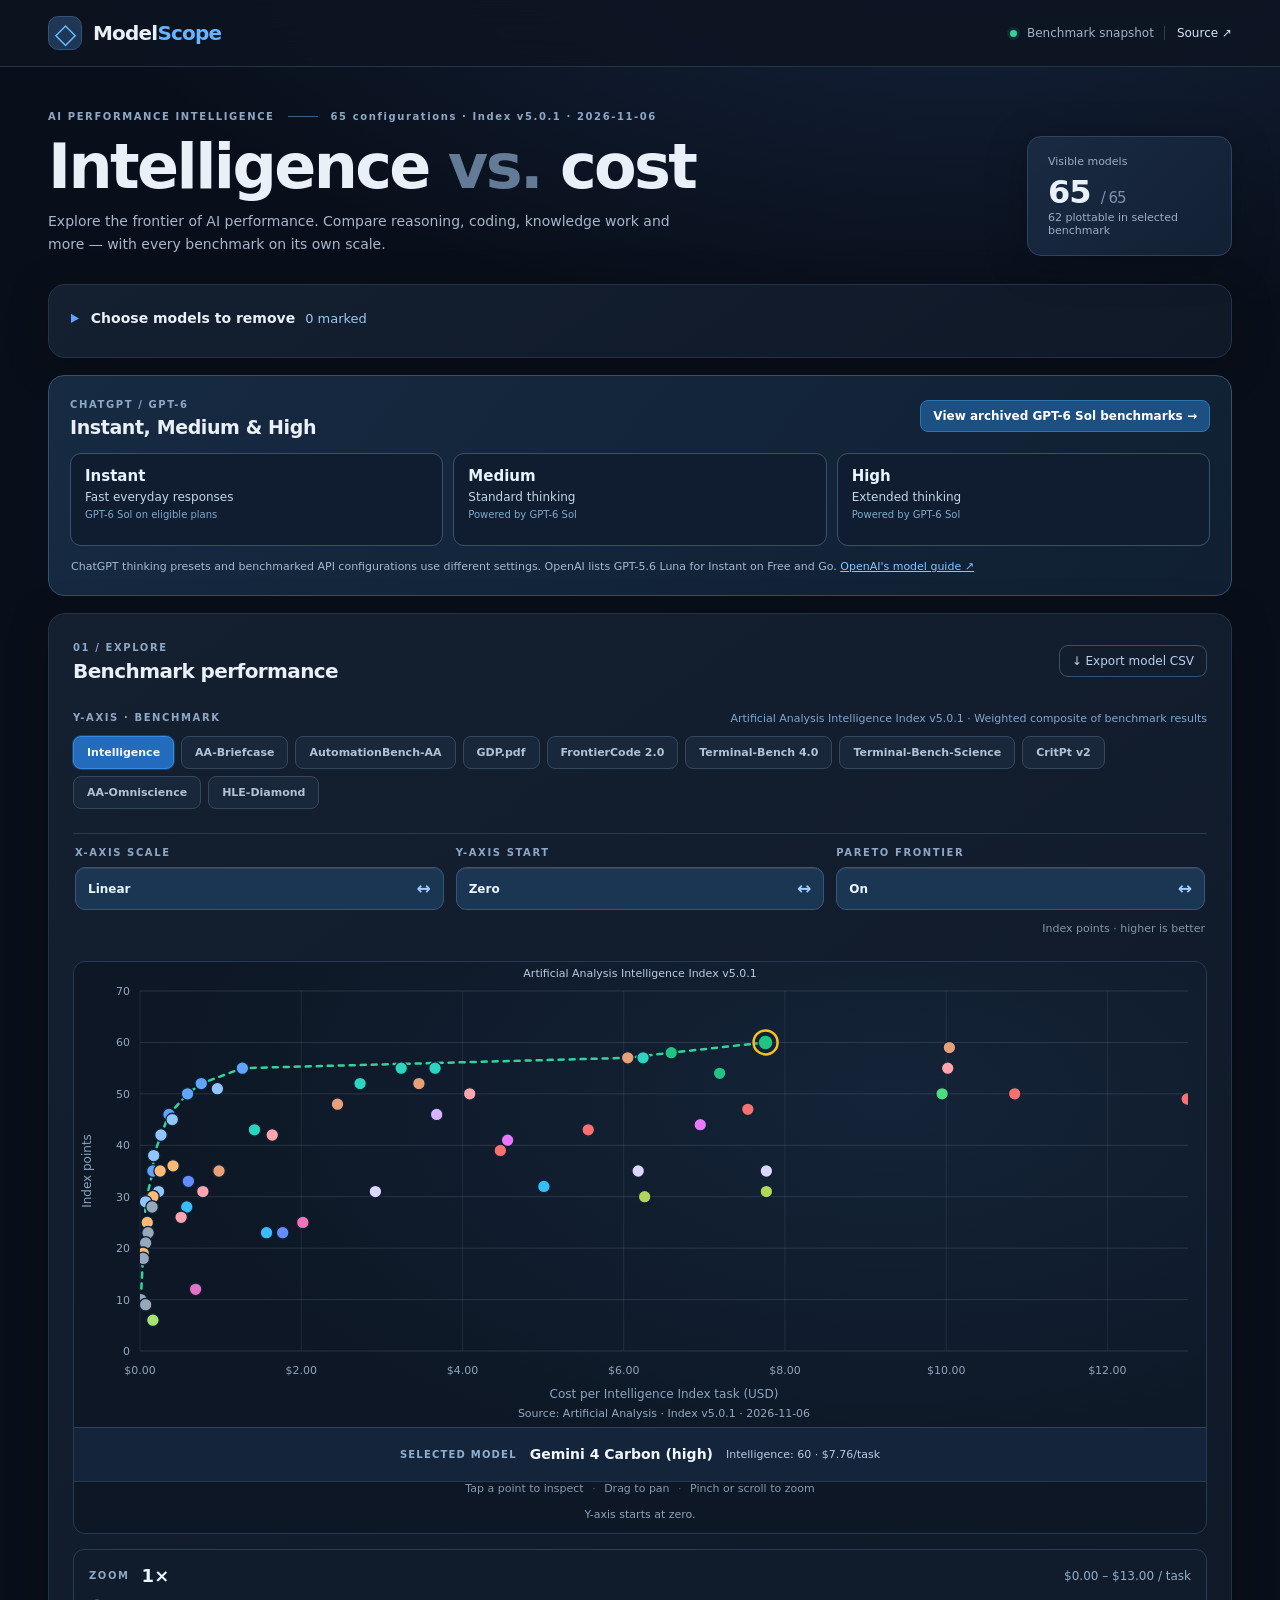
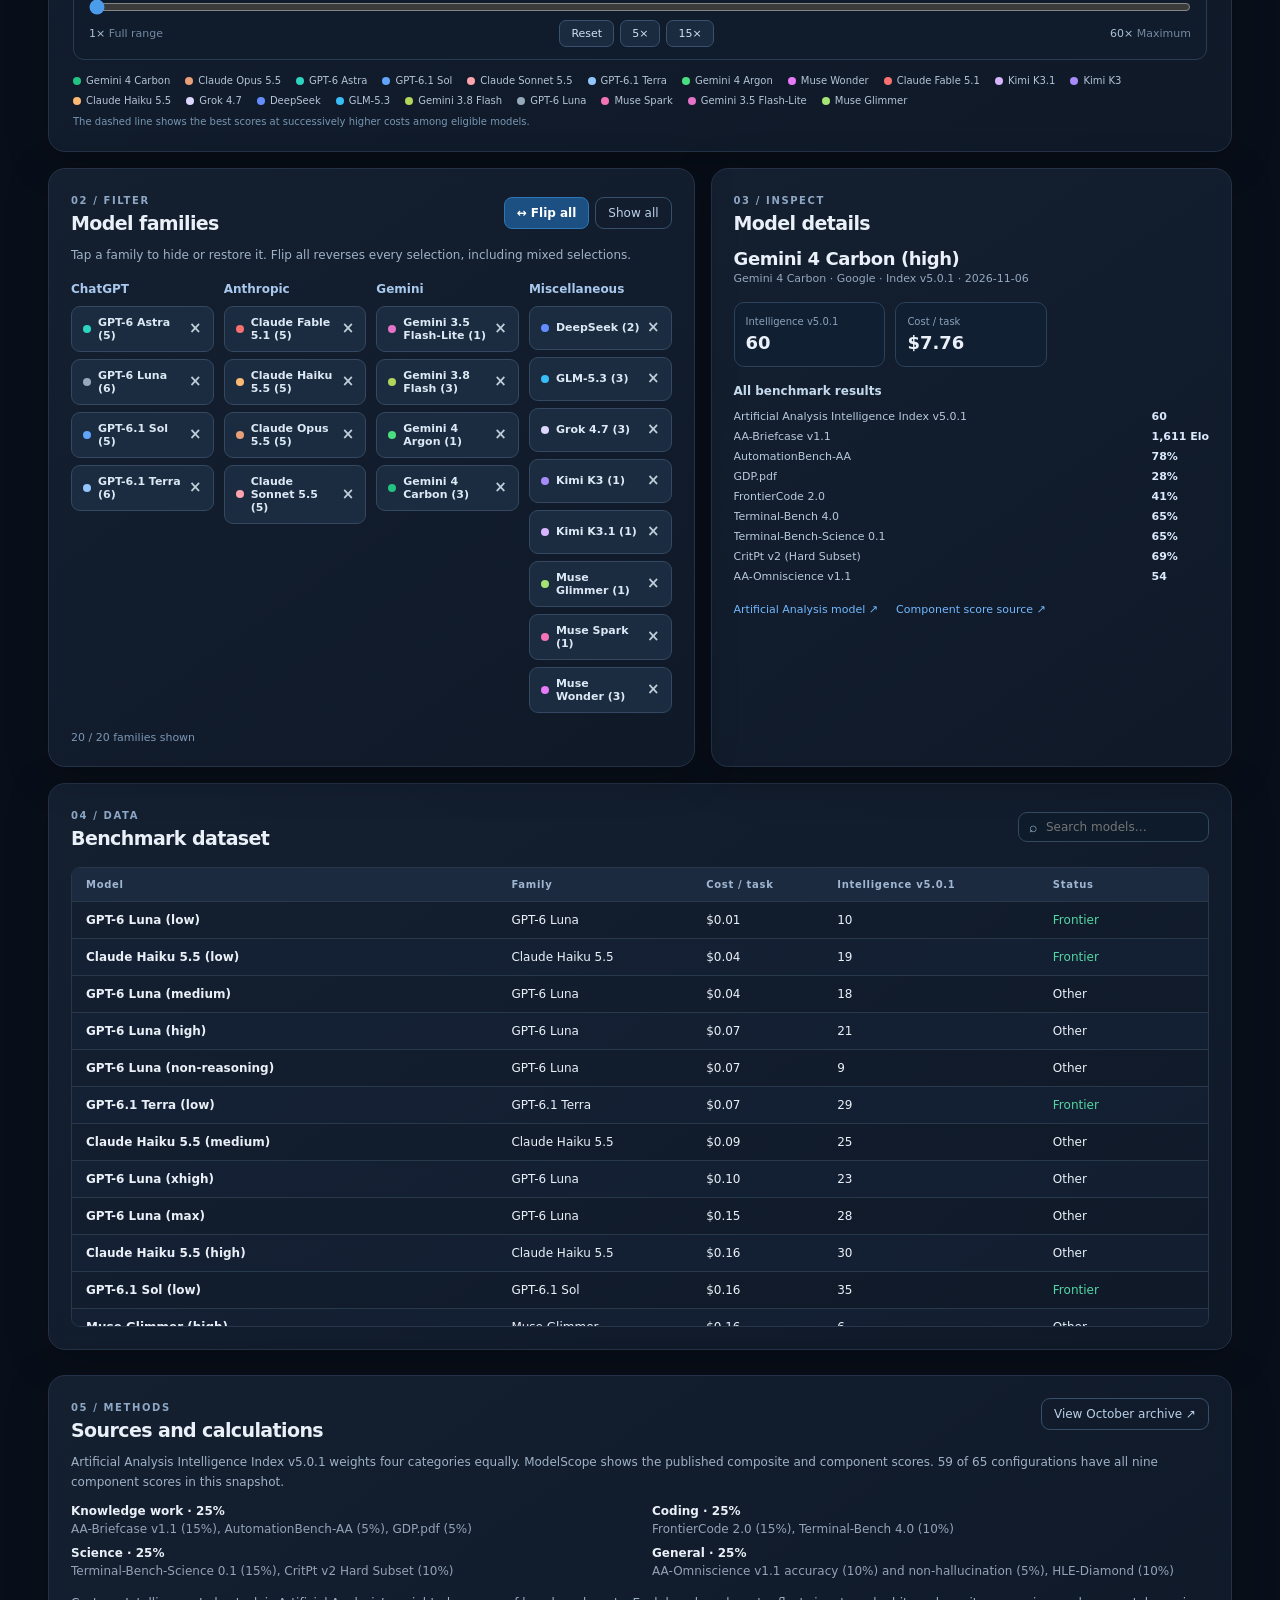
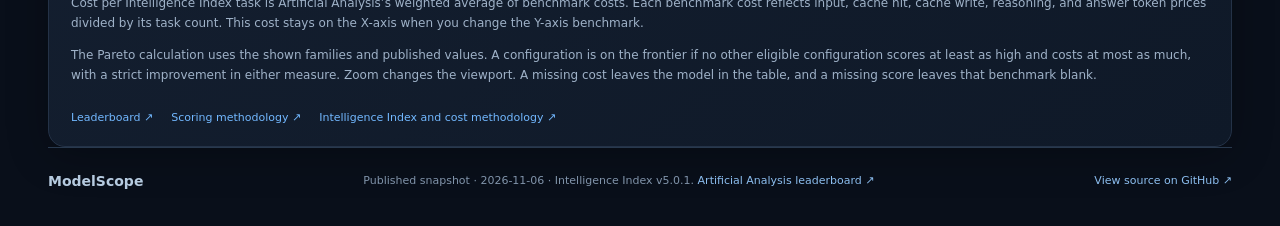
<file: index.html>
<!doctype html>
<html lang="en">
<head>
<meta charset="utf-8">
<meta name="viewport" content="width=device-width,initial-scale=1,viewport-fit=cover">
<meta name="theme-color" content="#0b1220">
<meta name="description" content="Compare current AI models on Artificial Analysis Intelligence Index v5.0.1, its component benchmarks, and cost per task.">
<title>AI Benchmark Explorer — Intelligence vs Cost</title>
<link rel="stylesheet" href="./style.css?v=20261106-columns">
<script defer src="./data.js?v=20261106-curated"></script>
<script defer src="./archive-data.js?v=20261028"></script>
<script defer src="./updates.js?v=20261106"></script>
<script defer src="./app.js?v=20261106-columns"></script>
</head>
<body>
<header class="site-header">
  <div class="shell header-inner">
    <a href="./" class="brand" aria-label="AI Benchmark Explorer home"><span class="brand-icon">◇</span><span>Model<span class="brand-accent">Scope</span></span></a>
    <div class="header-right"><span class="snapshot-dot"></span><span id="suite-status">Benchmark snapshot</span><a class="header-link" href="https://artificialanalysis.ai/leaderboards/models" target="_blank" rel="noopener noreferrer">Source ↗</a></div>
  </div>
</header>
<main class="shell">
  <section class="intro">
    <div class="eyebrow">AI PERFORMANCE INTELLIGENCE <span class="eyebrow-line"></span> <span id="snapshot-heading"></span></div>
    <div class="intro-head">
      <div><h1>Intelligence <span>vs.</span> cost</h1><p>Explore the frontier of AI performance. Compare reasoning, coding, knowledge work and more — with every benchmark on its own scale.</p></div>
      <div class="data-tile"><span>Visible models</span><strong id="visible-count">—</strong><small id="visible-label"></small></div>
    </div>
  </section>
  <details class="panel removal-panel" id="model-removal" hidden>
    <summary><strong>Choose models to remove</strong><span id="removal-count" role="status">0 marked</span></summary>
    <p class="panel-intro">Check the configurations you want removed, then copy the list and paste it into the chat. Your selections are saved in this browser.</p>
    <p class="panel-intro"><span id="removal-origin"></span> Each reasoning effort has its own entry. <a class="detail-link" href="https://artificialanalysis.ai/leaderboards/models" target="_blank" rel="noopener noreferrer">Artificial Analysis leaderboard ↗</a></p>
    <div class="removal-controls">
      <label class="search"><span aria-hidden="true">⌕</span><input id="removal-search" type="search" placeholder="Search models or developers" aria-label="Search models or developers" autocomplete="off"></label>
      <select id="removal-filter" aria-label="Filter models by origin or selection">
        <option value="all">All configurations</option>
        <option value="added">Added since October</option>
        <option value="previous">In the October list</option>
        <option value="marked">Marked for removal</option>
      </select>
    </div>
    <p class="filter-summary removal-results" id="removal-results"></p>
    <div class="removal-list" id="removal-list" role="region" aria-label="Model removal checkboxes" tabindex="0"></div>
    <div class="removal-actions">
      <button class="pill-primary" type="button" id="removal-copy" disabled>Copy removal list</button>
      <button class="subtle-button" type="button" id="removal-clear" disabled>Clear selection</button>
      <span class="filter-summary" id="removal-status" role="status"></span>
    </div>
    <div class="removal-copy-area" id="removal-copy-area" hidden>
      <label for="removal-text">Selected models</label>
      <textarea id="removal-text" rows="4" readonly></textarea>
    </div>
  </details>
  <section class="chatgpt-modes" aria-label="ChatGPT GPT-6 modes">
    <div class="modes-header">
      <div><span class="section-kicker">CHATGPT / GPT-6</span><h2>Instant, Medium &amp; High</h2></div>
      <a href="?suite=v4&amp;focus=sol#benchmark-chart" class="pill-primary">View archived GPT-6 Sol benchmarks →</a>
    </div>
    <div class="mode-grid">
      <div class="mode-card"><strong>Instant</strong><span>Fast everyday responses</span><small>GPT-6 Sol on eligible plans</small></div>
      <div class="mode-card"><strong>Medium</strong><span>Standard thinking</span><small>Powered by GPT-6 Sol</small></div>
      <div class="mode-card"><strong>High</strong><span>Extended thinking</span><small>Powered by GPT-6 Sol</small></div>
    </div>
    <p class="modes-footnote">ChatGPT thinking presets and benchmarked API configurations use different settings. OpenAI lists GPT-5.6 Luna for Instant on Free and Go. <a href="https://help.openai.com/en/articles/20001354-gpt-6-and-other-models-in-chatgpt" target="_blank" rel="noopener noreferrer">OpenAI's model guide ↗</a></p>
  </section>
  <section class="dashboard" id="benchmark-chart" aria-label="Model comparison chart">
    <div class="section-title"><div><span class="section-kicker">01 / EXPLORE</span><h2>Benchmark performance</h2></div><button type="button" id="download-csv" class="subtle-button">↓ Export model CSV</button></div>
    <div class="metrics-header"><span class="control-label">Y-AXIS · BENCHMARK</span><span id="metric-context">Higher is better</span></div>
    <div class="metric-buttons" id="metric-buttons" role="group" aria-label="Select benchmark"></div>
    <div class="chart-toolbar">
      <div class="toolbar-group"><span class="control-label">X-AXIS SCALE</span><button id="cycle-x-scale" type="button" class="cycle-button" aria-label="X-axis scale: linear. Tap to switch to logarithmic." title="Tap to switch between linear and logarithmic scale">Linear <span aria-hidden="true">↔</span></button></div>
      <div class="toolbar-group"><span class="control-label">Y-AXIS START</span><button id="cycle-y-start" type="button" class="cycle-button" aria-label="Y-axis starts at zero. Tap to switch to lowest model." title="Tap to switch Y-axis baseline">Zero <span aria-hidden="true">↔</span></button></div>
      <div class="toolbar-group"><span class="control-label">PARETO FRONTIER</span><button id="cycle-frontier" type="button" class="cycle-button" aria-pressed="true" aria-label="Pareto frontier on. Tap to turn off.">On <span aria-hidden="true">↔</span></button></div>
      <span class="toolbar-unit" id="axis-units">Index score</span>
    </div>
    <div class="plot-wrap">
      <svg id="plot" role="img" aria-label="Interactive scatter chart comparing model cost and intelligence. Tap points for model details, drag to pan, pinch to zoom." viewBox="0 0 800 475"></svg>
      <div class="selected-chart-label" id="selected-chart-label" role="status" aria-live="polite" aria-atomic="true">
        <span class="selected-chart-kicker">SELECTED MODEL</span>
        <strong id="selected-chart-name">Tap a model point to inspect it</strong>
        <span class="selected-chart-stats" id="selected-chart-stats"></span>
      </div>
      <div class="plot-instructions">Tap a point to inspect <span>·</span> Drag to pan <span>·</span> Pinch or scroll to zoom</div>
      <div class="y-axis-note" id="y-axis-note">Y-axis begins at zero where scores are nonnegative.</div>
    </div>
    <div class="zoom-panel">
      <div class="zoom-label"><div><span class="control-label">ZOOM</span><strong id="zoom-display">1×</strong></div><output id="range-display" for="zoom-range"></output></div>
      <input type="range" id="zoom-range" min="1" max="60" value="1" step="1" aria-label="Zoom level">
      <div class="zoom-actions"><span>1× <span class="muted">Full range</span></span><div class="zoom-buttons"><button type="button" data-zoom="1">Reset</button><button type="button" data-zoom="5">5×</button><button type="button" data-zoom="15">15×</button></div><span>60× <span class="muted">Maximum</span></span></div>
    </div>
    <div class="chart-foot"><div class="legend" id="legend"></div><div class="foot-note">The dashed line shows the best scores at successively higher costs among eligible models. <span id="cost-note"></span></div></div>
  </section>
  <section class="lower-grid">
    <div class="panel filters-panel">
      <div class="panel-title"><div><span class="section-kicker">02 / FILTER</span><h2>Model families</h2></div><div class="filter-actions"><button id="flip-all" type="button" class="pill-primary">↔ Flip all</button><button id="show-all" type="button" class="subtle-button">Show all</button></div></div>
      <p class="panel-intro">Tap a family to hide or restore it. Flip all reverses every selection, including mixed selections.</p>
      <div class="family-buttons" id="family-buttons"></div>
      <div class="filter-summary" id="filter-summary"></div>
    </div>
    <div class="panel detail-panel">
      <div class="panel-title"><div><span class="section-kicker">03 / INSPECT</span><h2>Model details</h2></div></div>
      <div id="model-details"><p class="panel-intro">Tap any point in the chart to inspect scores.</p></div>
    </div>
  </section>
  <section class="panel table-panel">
    <div class="panel-title"><div><span class="section-kicker">04 / DATA</span><h2>Benchmark dataset</h2></div><div class="table-tools"><label class="search"><span>⌕</span><input id="search" placeholder="Search models…" aria-label="Search models" autocomplete="off"></label></div></div>
    <div class="table-scroll"><table><thead><tr><th>Model</th><th>Family</th><th>Cost / task</th><th id="score-column">Intelligence</th><th>Status</th></tr></thead><tbody id="data-table"></tbody></table></div>
  </section>
  <section class="panel methodology-panel" aria-label="Benchmark sources and calculations">
    <div class="panel-title"><div><span class="section-kicker">05 / METHODS</span><h2>Sources and calculations</h2></div><a id="switch-suite" class="subtle-button" href="?suite=v4">View October archive ↗</a></div>
    <div id="methodology-current">
      <p class="panel-intro">Artificial Analysis Intelligence Index v5.0.1 weights four categories equally. ModelScope shows the published composite and component scores. <span id="benchmark-coverage"></span></p>
      <ul class="methodology-weights">
        <li><strong>Knowledge work · 25%</strong> AA-Briefcase v1.1 (15%), AutomationBench-AA (5%), GDP.pdf (5%)</li>
        <li><strong>Coding · 25%</strong> FrontierCode 2.0 (15%), Terminal-Bench 4.0 (10%)</li>
        <li><strong>Science · 25%</strong> Terminal-Bench-Science 0.1 (15%), CritPt v2 Hard Subset (10%)</li>
        <li><strong>General · 25%</strong> AA-Omniscience v1.1 accuracy (10%) and non-hallucination (5%), HLE-Diamond (10%)</li>
      </ul>
      <p class="panel-intro">Cost per Intelligence Index task is Artificial Analysis’s weighted average of benchmark costs. Each benchmark cost reflects input, cache hit, cache write, reasoning, and answer token prices divided by its task count. This cost stays on the X-axis when you change the Y-axis benchmark.</p>
      <p class="panel-intro">The Pareto calculation uses the shown families and published values. A configuration is on the frontier if no other eligible configuration scores at least as high and costs at most as much, with a strict improvement in either measure. Zoom changes the viewport. A missing cost leaves the model in the table, and a missing score leaves that benchmark blank.</p>
      <div class="source-links"><a class="detail-link" href="https://artificialanalysis.ai/leaderboards/models" target="_blank" rel="noopener noreferrer">Leaderboard ↗</a><a class="detail-link" href="https://artificialanalysis.ai/methodology/intelligence-benchmarking" target="_blank" rel="noopener noreferrer">Scoring methodology ↗</a><a class="detail-link" href="https://artificialanalysis.ai/evaluations/artificial-analysis-intelligence-index" target="_blank" rel="noopener noreferrer">Intelligence Index and cost methodology ↗</a></div>
    </div>
    <p id="methodology-archive" class="panel-intro" hidden>Historical October 28 figures from the previous Intelligence Index v4.3.2 suite. Scores and task costs are comparable within this snapshot.</p>
  </section>
  <footer class="footer"><strong>ModelScope</strong><span><span id="data-status"></span> <a href="https://artificialanalysis.ai/leaderboards/models" target="_blank" rel="noopener noreferrer">Artificial Analysis leaderboard ↗</a></span><a href="https://github.com/mikesheer001-source/Repository-4" target="_blank" rel="noopener noreferrer">View source on GitHub ↗</a></footer>
</main>
</body>
</html>
</file>
<file: style.css>
:root{color-scheme:dark;--bg:#090f1a;--panel:#111b2b;--panel2:#152134;--border:#243247;--text:#eaf0f8;--muted:#94a3b8;--blue:#60a5fa;--green:#34d399;--shadow:0 8px 40px #0004}*{box-sizing:border-box}html{scroll-behavior:smooth}body{margin:0;background:radial-gradient(ellipse 900px 450px at 75% -120px,#1b3054aa,transparent),var(--bg);font-family:Inter,ui-sans-serif,system-ui,-apple-system,BlinkMacSystemFont,"Segoe UI",sans-serif;color:var(--text);font-size:14px;-webkit-font-smoothing:antialiased}button,input{font:inherit}button{cursor:pointer}button:focus-visible,input:focus-visible,a:focus-visible{outline:2px solid #67b7ff;outline-offset:3px}a{color:inherit}.shell{max-width:1240px;margin:auto;padding:0 28px}.site-header{border-bottom:1px solid #263247;background:#0d1522d9;backdrop-filter:blur(15px)}.header-inner{height:66px;display:flex;align-items:center;justify-content:space-between}.brand{font-size:20px;font-weight:800;letter-spacing:-.8px;text-decoration:none;display:flex;align-items:center;gap:11px}.brand-icon{background:#1f3654;color:#64bcff;width:34px;height:34px;display:grid;place-items:center;border:1px solid #325276;border-radius:10px;font-size:28px}.brand-accent{color:#68b5ff}.header-right{display:flex;align-items:center;gap:10px;color:#a2b3cb;font-size:12px}.snapshot-dot{width:7px;height:7px;border-radius:50%;background:var(--green);box-shadow:0 0 0 3px #34d3991c}.header-link{padding-left:12px;border-left:1px solid #2c3e56;text-decoration:none;color:#d6e5f5}.intro{padding:44px 0 28px}.eyebrow,.section-kicker,.control-label{font-size:10px;letter-spacing:1.6px;font-weight:750;color:#8da7c4}.eyebrow{display:flex;align-items:center;gap:13px}.eyebrow-line{display:inline-block;height:1px;width:30px;background:#42607d}.intro-head{display:flex;gap:25px;justify-content:space-between;align-items:end}.intro h1{font-size:clamp(36px,5.2vw,62px);font-weight:820;letter-spacing:-2.6px;margin:12px 0 10px;line-height:1.06}.intro h1 span{color:#637b97}.intro p{font-size:14px;color:#a7b6cb;line-height:1.65;max-width:650px;margin:0}.data-tile{flex:0 0 205px;padding:18px 20px;border:1px solid #2e435d;background:linear-gradient(135deg,#192a41,#122034);border-radius:14px;box-shadow:var(--shadow)}.data-tile>span,.data-tile small{font-size:11px;color:#9cadc3;display:block}.data-tile strong{font-size:32px;letter-spacing:-1px;display:block;margin:8px 0 3px;line-height:1}.data-tile em{font-size:15px;color:#7c91a9;font-style:normal;font-weight:500}.dashboard,.panel{background:linear-gradient(145deg,#141f30,#0f1928);border:1px solid var(--border);border-radius:17px;box-shadow:var(--shadow)}.dashboard{padding:24px}.section-title,.panel-title{display:flex;align-items:center;justify-content:space-between;gap:12px}.section-title h2,.panel-title h2{font-size:20px;letter-spacing:-.6px;margin:5px 0 0}.subtle-button{background:transparent;border:1px solid #36506b;color:#bad1e9;border-radius:9px;padding:8px 12px;font-size:12px;white-space:nowrap}.subtle-button:hover,.zoom-buttons button:hover{background:#20354f}.metrics-header{display:flex;justify-content:space-between;margin-top:29px;margin-bottom:11px;gap:10px}.metrics-header>span:last-child{font-size:11px;color:#7fa6ce}.metric-buttons{display:flex;flex-wrap:wrap;gap:7px}.metric-button{border:1px solid #35475d;border-radius:8px;padding:9px 13px;color:#afc2d7;background:#19273a;font-size:11px;font-weight:700;transition:background .1s,transform .1s}.metric-button:hover{background:#273c56}.metric-button.active{color:#f3f9ff;background:#236bbd;border-color:#328de2;box-shadow:0 0 0 1px #3d88d855}.chart-toolbar{margin:24px 0 11px;padding:13px 2px;border-top:1px solid #29394e;display:flex;align-items:center;justify-content:space-between;gap:16px;flex-wrap:wrap}.toolbar-group{display:flex;align-items:center;gap:13px}.segmented{display:flex;padding:3px;background:#0c1726;border:1px solid #304158;border-radius:10px}.segmented button{padding:7px 12px;border:0;background:transparent;color:#9bb0c6;border-radius:7px;font-size:12px}.segmented button.active{background:#294362;color:#eaf5ff}.toggle-label{display:flex;align-items:center;gap:9px;font-size:12px;color:#b7c9dd;cursor:pointer}.toggle-label input{position:absolute;opacity:0}.toggle-track{display:inline-block;width:33px;height:19px;border-radius:20px;background:#405167;position:relative;transition:background .2s}.toggle-track:after{content:"";width:13px;height:13px;border-radius:50%;background:#dfe9f4;position:absolute;top:3px;left:3px;transition:transform .2s}.toggle-label input:checked+.toggle-track{background:#047857}.toggle-label input:checked+.toggle-track:after{transform:translateX(14px)}.toggle-label input:focus-visible+.toggle-track{outline:2px solid #67b7ff;outline-offset:3px}.toolbar-unit{color:#8496ad;font-size:11px}.plot-wrap{border:1px solid #283a53;border-radius:12px;background:radial-gradient(ellipse at 72% 24%,#172940b0,transparent 65%),#0d1725;overflow:hidden}.plot-wrap svg{display:block;width:100%;height:465px;touch-action:none;user-select:none;cursor:grab}.plot-wrap svg:active{cursor:grabbing}.plot-instructions{text-align:center;font-size:11px;padding:0 6px 13px;color:#849ab2}.plot-instructions span{margin:0 5px;color:#4b637e}.zoom-panel{margin-top:15px;padding:15px 15px 12px;border:1px solid #293c53;border-radius:11px;background:#101c2b}.zoom-label{display:flex;align-items:center;justify-content:space-between;gap:12px}.zoom-label>div{display:flex;gap:12px;align-items:center}.zoom-label strong{color:#ecf6ff;font-size:18px;font-variant-numeric:tabular-nums}.zoom-label output{color:#91afc9;font-size:12px;font-variant-numeric:tabular-nums}input[type=range]{width:100%;accent-color:#4b9dec;cursor:pointer;margin:13px 0 5px}.zoom-actions{display:flex;align-items:center;justify-content:space-between;gap:8px;font-size:11px;color:#acc2d7}.muted{color:#7389a4}.zoom-buttons{display:flex;gap:6px}.zoom-buttons button{border:1px solid #38516e;background:#1a2b40;color:#cfe0f0;font-size:11px;border-radius:7px;padding:6px 11px}.chart-foot{display:flex;justify-content:space-between;align-items:center;gap:10px;margin-top:15px;flex-wrap:wrap}.legend{display:flex;gap:9px 15px;flex-wrap:wrap}.legend span{display:inline-flex;align-items:center;gap:5px;color:#b5c5d6;font-size:10px}.legend i{height:8px;width:8px;border-radius:50%;display:inline-block}.foot-note{font-size:10px;color:#7796b2}.lower-grid{display:grid;grid-template-columns:1.24fr 1fr;gap:16px;margin-top:16px}.panel{padding:22px}.panel-title h2{font-size:19px}.panel-intro{font-size:12px;color:#9fb2c8;line-height:1.65}.filter-actions{display:flex;gap:6px;flex-wrap:wrap}.pill-primary{background:#1d5082;border:1px solid #2d76b4;border-radius:8px;color:white;padding:8px 12px;font-size:12px;font-weight:700}.pill-primary:hover{background:#296497}.family-buttons{display:grid;grid-template-columns:repeat(4,minmax(0,1fr));gap:10px;margin-top:16px}.family-button{display:inline-flex;align-items:center;gap:7px;background:#1b2b40;color:#dce9f5;border:1px solid #344961;padding:9px 11px;border-radius:9px;font-size:11px;font-weight:650;transition:opacity .1s,background .1s}.family-button:hover{background:#294262}.family-button.hidden{color:#8192a5;opacity:.73;border-style:dashed;background:#111d2d}.family-button .family-dot{width:8px;height:8px;border-radius:50%}.family-button .family-x{font-size:15px;opacity:.85;line-height:1}.filter-summary{color:#7d97b5;font-size:11px;margin-top:18px}.detail-panel{min-height:275px}.model-name{font-size:18px;font-weight:750;letter-spacing:-.45px;margin:14px 0 3px}.model-sub{color:#94a8c1;font-size:11px}.stat-row{display:grid;grid-template-columns:repeat(3,minmax(0,1fr));gap:10px;margin:17px 0}.stat-box{padding:13px 11px;background:#101f31;border:1px solid #2c415a;border-radius:10px}.stat-box small{display:block;color:#8ba1bb;font-size:10px;white-space:nowrap}.stat-box strong{font-size:18px;font-variant-numeric:tabular-nums;margin-top:5px;display:block}.detail-values{display:grid;grid-template-columns:1fr auto;gap:7px 10px;font-size:11px;color:#b7c9dc;max-height:170px;overflow:auto}.detail-values strong{color:#dbeaff;font-variant-numeric:tabular-nums}.detail-link{font-size:11px;color:#72b8ff;text-decoration:none;display:block;margin-top:13px}.table-panel{margin:16px 0 25px}.table-tools{display:flex;gap:8px}.search{display:flex;align-items:center;gap:7px;background:#0e1b2a;border:1px solid #344960;border-radius:9px;padding:6px 10px;color:#9fb9d5}.search input{border:0;outline:0;background:transparent;color:white;max-width:160px;font-size:12px}.table-scroll{overflow:auto;margin-top:18px;max-height:460px;border:1px solid #28374c;border-radius:9px}table{width:100%;border-collapse:collapse;white-space:nowrap;text-align:left;font-size:12px}th,td{padding:11px 14px;border-bottom:1px solid #29394c}th{position:sticky;top:0;background:#1b2a3e;color:#9fb6d2;font-size:10px;letter-spacing:.7px;z-index:2}tbody tr{cursor:pointer}tbody tr:nth-child(even){background:#152237a0}tbody tr:hover{background:#263b56}tbody tr.selected{background:#204269}td:first-child{font-weight:600}td:nth-child(3),td:nth-child(4){font-variant-numeric:tabular-nums}.status-yes{color:#54d6a4}.status-no{color:#8194a9}.footer{display:flex;gap:20px;justify-content:space-between;align-items:center;border-top:1px solid #28394e;padding:22px 0 34px;color:#8194aa;font-size:11px;line-height:1.6}.footer strong{color:#b6cbe0;font-size:14px}.footer a{color:#8cbeef;text-decoration:none}@media(max-width:850px){.lower-grid{grid-template-columns:1fr}.chart-foot{display:block}.foot-note{margin-top:9px}}@media(max-width:600px){.shell{padding:0 13px}.header-inner{height:56px}.brand{font-size:17px}.header-right{font-size:10px;gap:7px}.header-link{padding-left:8px}.intro{padding:28px 0 20px}.intro h1{font-size:38px;letter-spacing:-1.8px}.intro-head{align-items:start;flex-wrap:wrap;gap:13px}.intro p{font-size:12px}.data-tile{flex:1 1 100%;padding:12px 15px;display:flex;align-items:center;gap:10px}.data-tile strong{font-size:25px;margin:0}.data-tile small{margin-left:auto;text-align:right}.dashboard,.panel{padding:14px;border-radius:12px}.section-title h2,.panel-title h2{font-size:17px}.metric-button{padding:8px 10px;font-size:10px}.metrics-header{margin-top:22px}.chart-toolbar{gap:9px}.plot-wrap svg{height:390px}.plot-instructions{font-size:10px}.toolbar-unit{display:none}.zoom-panel{padding:12px}.zoom-actions .muted{display:none}.panel-title{align-items:start}.footer{flex-direction:column;align-items:start;gap:6px}.stat-box strong{font-size:15px}.family-button{font-size:10px;padding:8px 9px}.search input{max-width:120px}}
/* Context for the selectable Y-axis baseline. */
.y-axis-note{font-size:11px;color:#8ba4bc;text-align:center;padding:0 10px 12px}
@media(max-width:600px){.chart-toolbar>.toolbar-group{flex-wrap:wrap}.y-axis-note{font-size:10px}}

/* Fixed-position selected-point label below the graph, never over a data point. */
.selected-chart-label{
  display:flex;align-items:center;justify-content:center;gap:8px 13px;flex-wrap:wrap;
  min-height:55px;padding:12px 14px;border-top:1px solid #30445b;
  border-bottom:1px solid #263a51;background:#14243a;text-align:center;
}
.selected-chart-kicker{
  font-size:10px;letter-spacing:1.2px;font-weight:750;color:#8faecf;white-space:nowrap;
}
#selected-chart-name{font-size:14px;line-height:1.4;color:#f0f7ff;font-weight:750}
.selected-chart-stats{font-size:11px;color:#b4cce4;font-variant-numeric:tabular-nums}
.selected-chart-label:not(.has-selection) #selected-chart-name{color:#a2b7cd;font-weight:500}
.selected-chart-label:not(.has-selection) .selected-chart-stats{display:none}
@media(max-width:600px){
  .selected-chart-label{gap:3px 9px;padding:11px 10px}
  .selected-chart-kicker{width:100%;font-size:9px}
  #selected-chart-name{font-size:13px}
  .selected-chart-stats{width:100%;font-size:10px}
}

/* ChatGPT product-mode descriptions are deliberately not plotted as AA API data. */
.chatgpt-modes{background:linear-gradient(130deg,#162a42,#102032);border:1px solid #32526d;border-radius:16px;padding:19px 21px;margin:0 0 17px}
.modes-header{display:flex;align-items:center;justify-content:space-between;gap:12px;flex-wrap:wrap}
.modes-header h2{font-size:19px;letter-spacing:-.4px;margin:5px 0 0}
.mode-grid{display:grid;grid-template-columns:repeat(3,minmax(0,1fr));gap:10px;margin-top:15px}
.mode-card{display:flex;flex-direction:column;gap:5px;padding:13px 14px;background:#101d30;border:1px solid #385071;border-radius:11px;min-height:93px}
.mode-card strong{font-size:15px;color:#e7f3ff}
.mode-card span{font-size:12px;color:#c4d5ea}
.mode-card small{font-size:10px;color:#7faacc}
.modes-footnote{font-size:11px;line-height:1.65;color:#a3b9cf;margin:12px 1px 0}
.modes-footnote a{color:#8bc5ff}
@media(max-width:600px){.chatgpt-modes{padding:14px;margin-bottom:14px}.modes-header h2{font-size:17px}.mode-grid{grid-template-columns:repeat(3,minmax(0,1fr));gap:6px}.mode-card{padding:10px 7px;min-height:110px}.mode-card strong{font-size:13px}.mode-card span{font-size:10px}.mode-card small{font-size:9px}.modes-header button{font-size:11px}}

/* One cycling action button per chart control (no segmented toggles). */
.chart-toolbar{display:grid;grid-template-columns:repeat(3,minmax(0,1fr));align-items:end;gap:12px;margin:24px 0 13px}
.chart-toolbar>.toolbar-group{display:flex;flex-direction:column;align-items:stretch;gap:9px;min-width:0}
.chart-toolbar>.toolbar-unit{grid-column:1/-1;text-align:right}
.cycle-button{display:flex;align-items:center;justify-content:space-between;gap:10px;width:100%;min-height:43px;border:1px solid #355879;border-radius:10px;background:#1a3653;padding:10px 12px;color:#e8f5ff;font-size:12px;font-weight:730;text-align:left;box-shadow:0 1px 0 #ffffff13 inset;transition:background .15s,border-color .15s}
.cycle-button span{font-size:17px;line-height:1;color:#9fceff}
.cycle-button:hover{background:#24496e;border-color:#5c9cce}
.cycle-button:active{background:#305981}
.cycle-button.disabled-state{background:#111e30;border-color:#31445b;color:#9fb1c6}
.cycle-button.disabled-state span{color:#637f9b}
@media(max-width:710px){
 .chart-toolbar{grid-template-columns:repeat(2,minmax(0,1fr));gap:10px}
 .chart-toolbar>.toolbar-group{gap:8px}
 .chart-toolbar>.toolbar-group:last-of-type{grid-column:1/-1}
 .chart-toolbar>.toolbar-unit{grid-column:1/-1}
}
@media(max-width:390px){.chart-toolbar{gap:8px}.cycle-button{padding:9px 10px;font-size:11px}}

/* Source notes and keyboard-accessible model selection */
.modes-header .pill-primary,.methodology-panel .subtle-button{text-decoration:none;display:inline-block}
.source-links{display:flex;flex-wrap:wrap;gap:4px 18px;margin-top:10px}
.methodology-panel{margin-top:18px}
.methodology-panel .panel-title{align-items:flex-start;gap:10px;flex-wrap:wrap}
.methodology-weights{display:grid;grid-template-columns:repeat(2,minmax(0,1fr));gap:10px 24px;margin:12px 0 16px;padding:0;list-style:none;font-size:12px;color:var(--muted)}
.methodology-weights strong{display:block;color:var(--text);margin-bottom:4px}
.table-model{border:0;background:none;color:inherit;font:inherit;text-align:left;padding:0;cursor:pointer}
.table-model:focus-visible{outline:2px solid var(--blue);outline-offset:4px}
#download-csv:disabled{opacity:.55;cursor:default}
@media(max-width:600px){.methodology-weights{grid-template-columns:1fr}}

.removal-panel{margin-bottom:17px;scroll-margin-top:12px}
.removal-panel summary{cursor:pointer;min-height:28px;padding:3px 0}
.removal-panel summary::marker{color:var(--blue)}
.removal-panel summary strong{margin-left:5px}
#removal-count{margin-left:10px;color:#9ac9f8;font-size:13px;white-space:nowrap}
.removal-panel[open] summary{border-bottom:1px solid var(--border);padding-bottom:12px}
.removal-controls{display:grid;grid-template-columns:minmax(0,1fr) auto;gap:8px;margin-top:12px}
.removal-controls .search input{width:100%;max-width:none;min-width:0;font-size:16px}
.removal-controls select,.removal-copy-area textarea{min-height:40px;min-width:0;padding:7px 10px;background:#0e1b2a;color:var(--text);border:1px solid #344960;border-radius:9px;font:inherit;font-size:16px}
.removal-results{margin:7px 0}
.removal-list{max-height:min(48vh,440px);overflow:auto;border:1px solid var(--border);border-radius:9px;background:#0e1b2a;padding:6px 12px}
.removal-group{min-width:0;margin:8px 0 12px;padding:0;border:0}
.removal-group legend{padding:2px 0 6px;color:#a8c9ed;font-weight:700;font-size:13px}
.removal-row{display:grid;grid-template-columns:minmax(0,1fr) auto;align-items:center;gap:8px;border-top:1px solid var(--border)}
.removal-row label{display:flex;align-items:center;gap:10px;min-height:44px;padding:6px 0;cursor:pointer}
.removal-row label strong,.removal-row label small{display:block;overflow-wrap:anywhere}
.removal-row label strong{font-size:13px}
.removal-row label small{color:var(--muted);font-size:11px;margin-top:2px}
.removal-row label .removal-added{color:#95cafa}
.removal-row input{flex:none;width:19px;height:19px;margin:0;accent-color:var(--blue)}
.removal-row a{padding:12px 0;color:#9ac9f8;font-size:12px;white-space:nowrap}
.removal-actions{display:flex;align-items:center;gap:8px;flex-wrap:wrap;margin-top:10px}
.removal-actions button{min-height:40px}
.removal-actions button:disabled{opacity:.5;cursor:default}
.removal-empty,.removal-copy-area label{color:var(--muted);font-size:13px}
.removal-copy-area{margin-top:10px}
.removal-copy-area textarea{display:block;width:100%;margin-top:4px;resize:vertical}
@media(max-width:550px){.removal-controls{grid-template-columns:minmax(0,1fr)}}

.filters-panel{container-type:inline-size}
.family-column{display:flex;flex-direction:column;gap:7px;min-width:0}
.family-column h3{margin:0 0 3px;color:#a8c9ed;font-size:12px;overflow-wrap:anywhere}
.family-column .family-button{width:100%;min-height:44px;text-align:left}
.family-column .family-button span:nth-child(2){flex:1;min-width:0;overflow-wrap:anywhere}
.family-column .family-dot,.family-column .family-x{flex:none}
@container (max-width:440px){.family-buttons{grid-template-columns:repeat(2,minmax(0,1fr))}}
</file>
